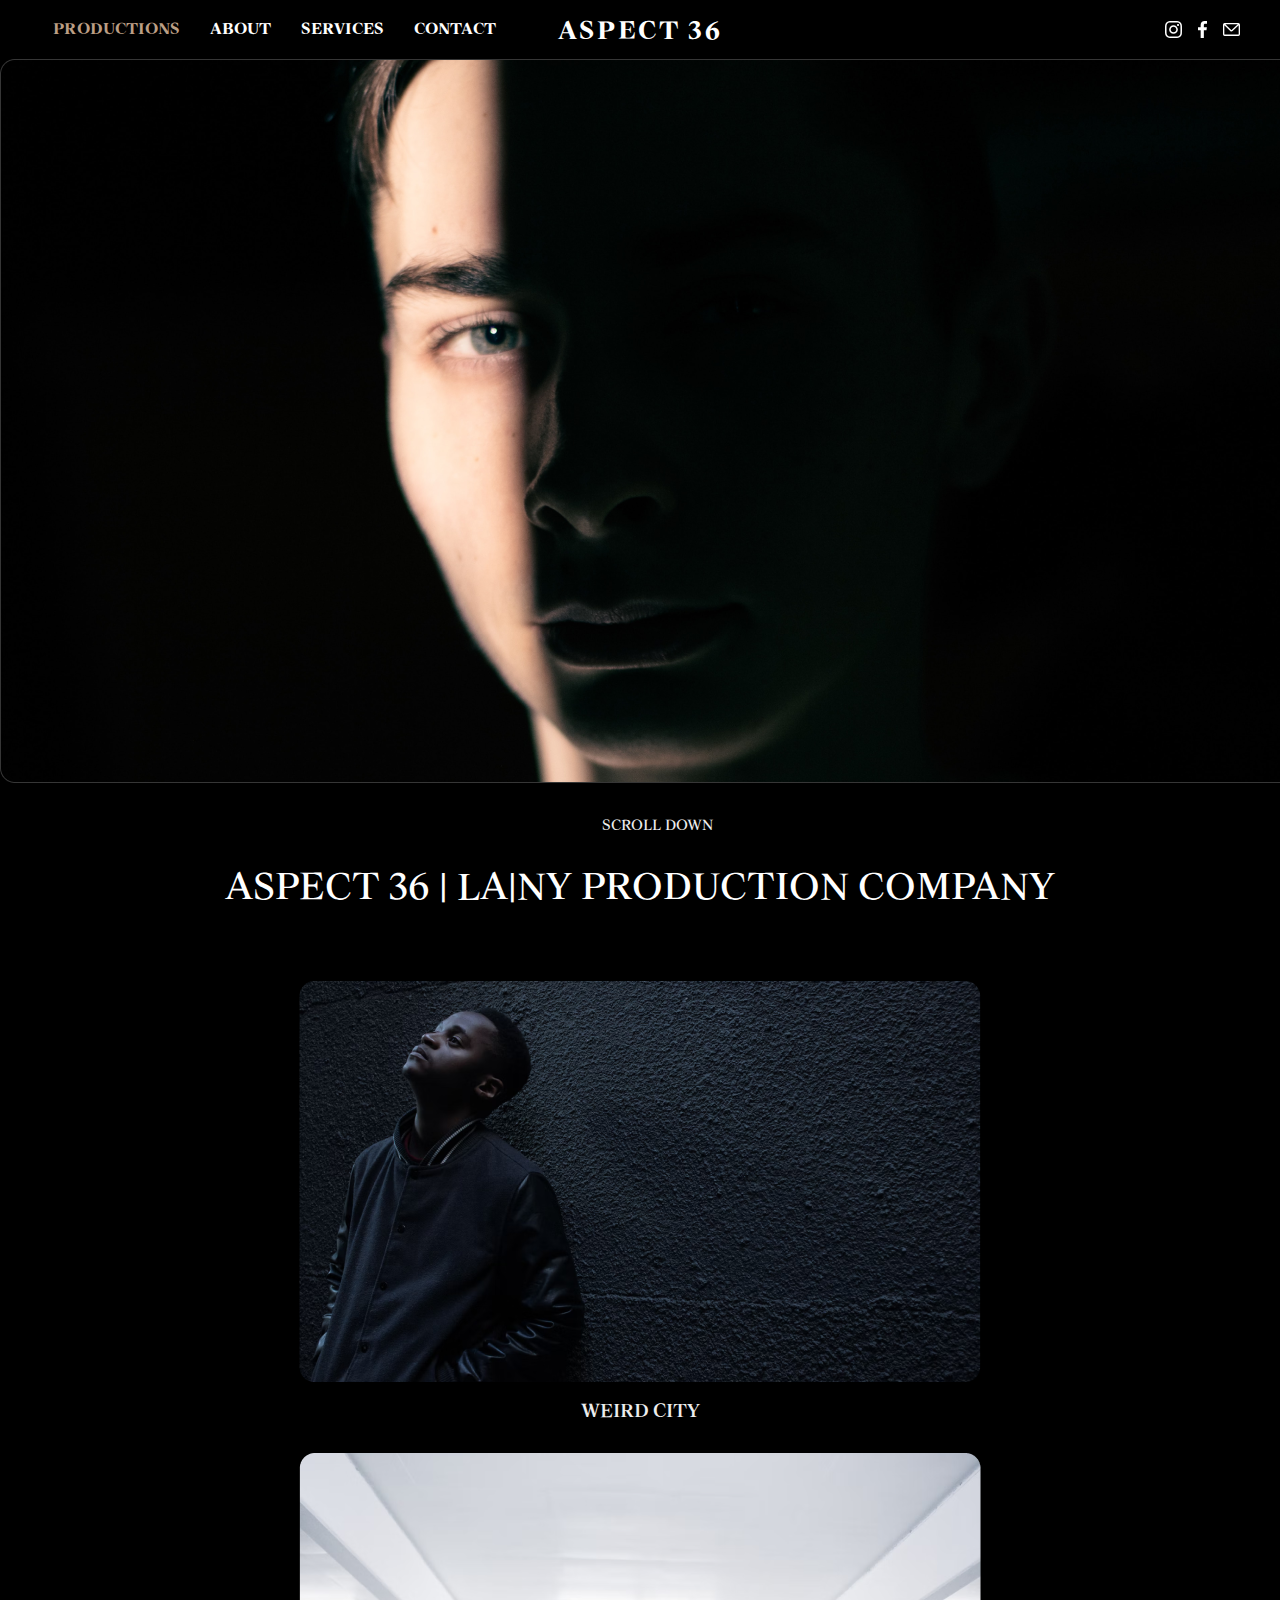
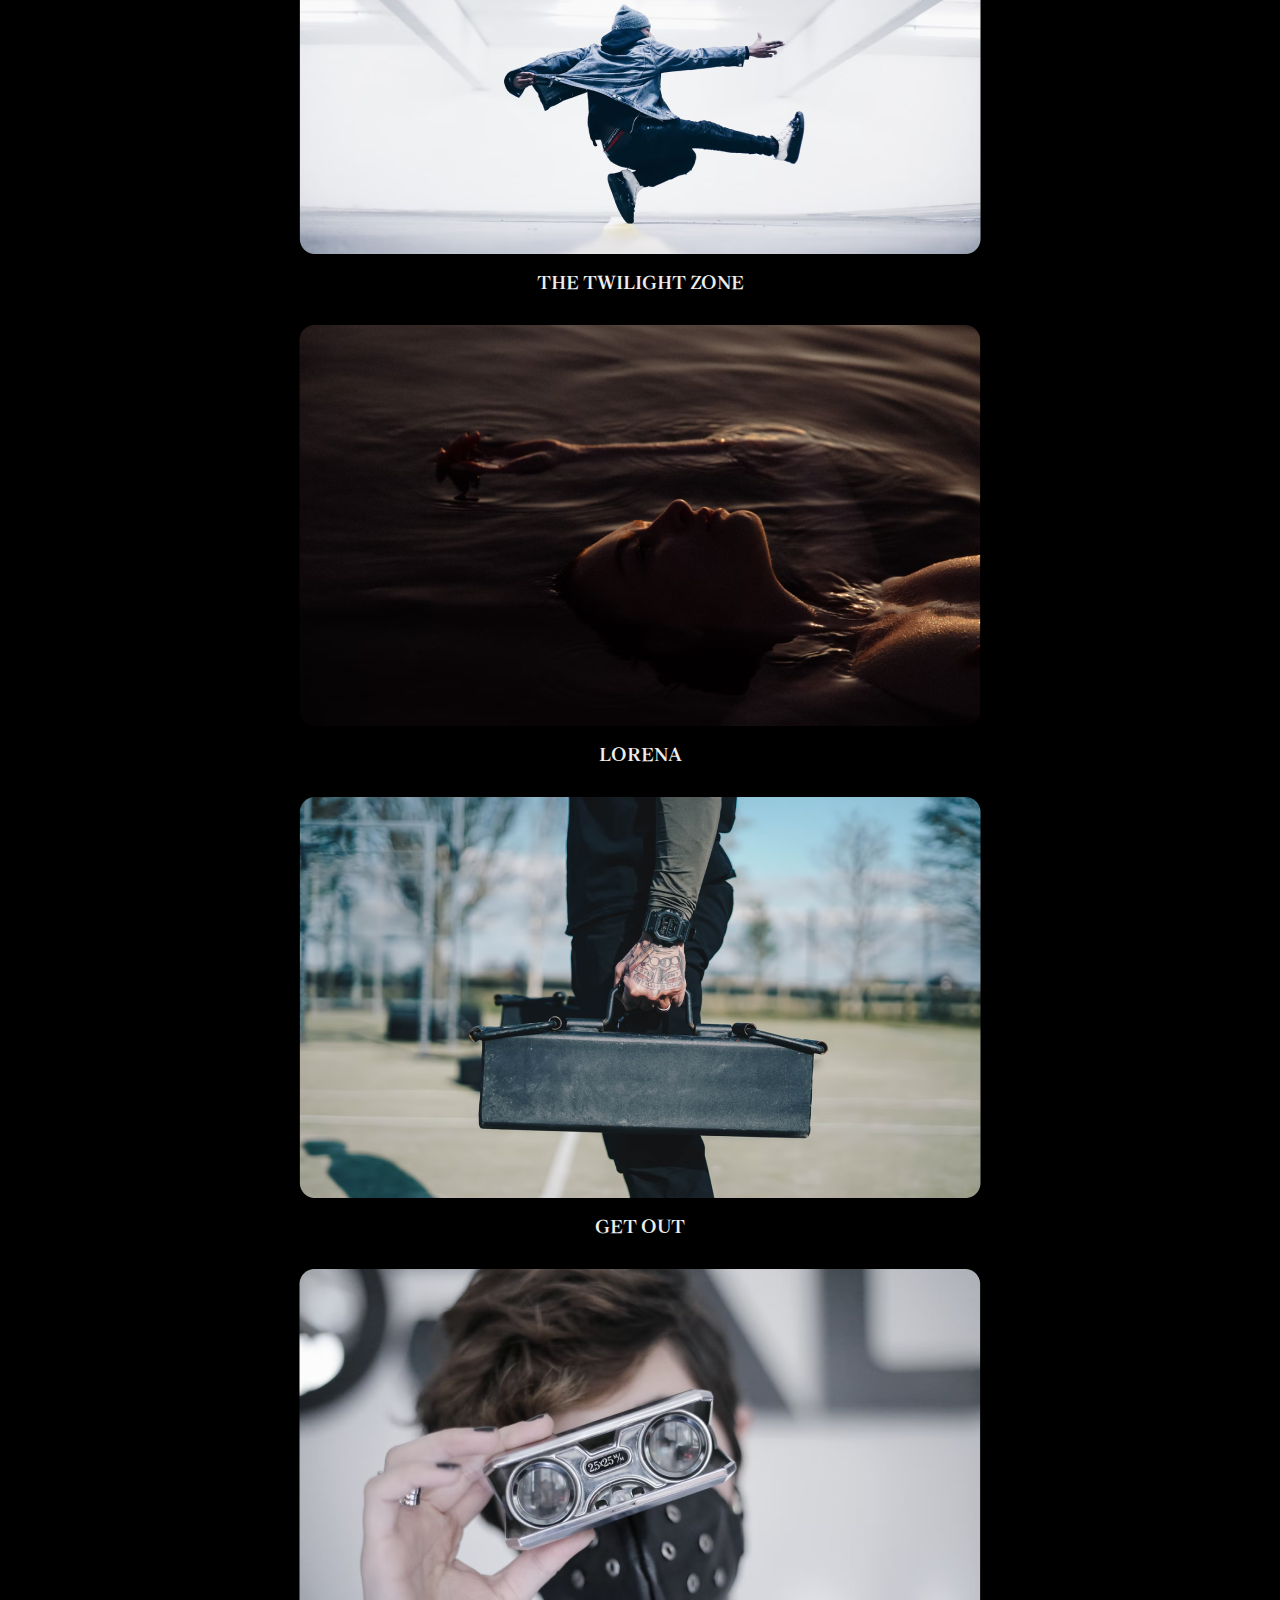
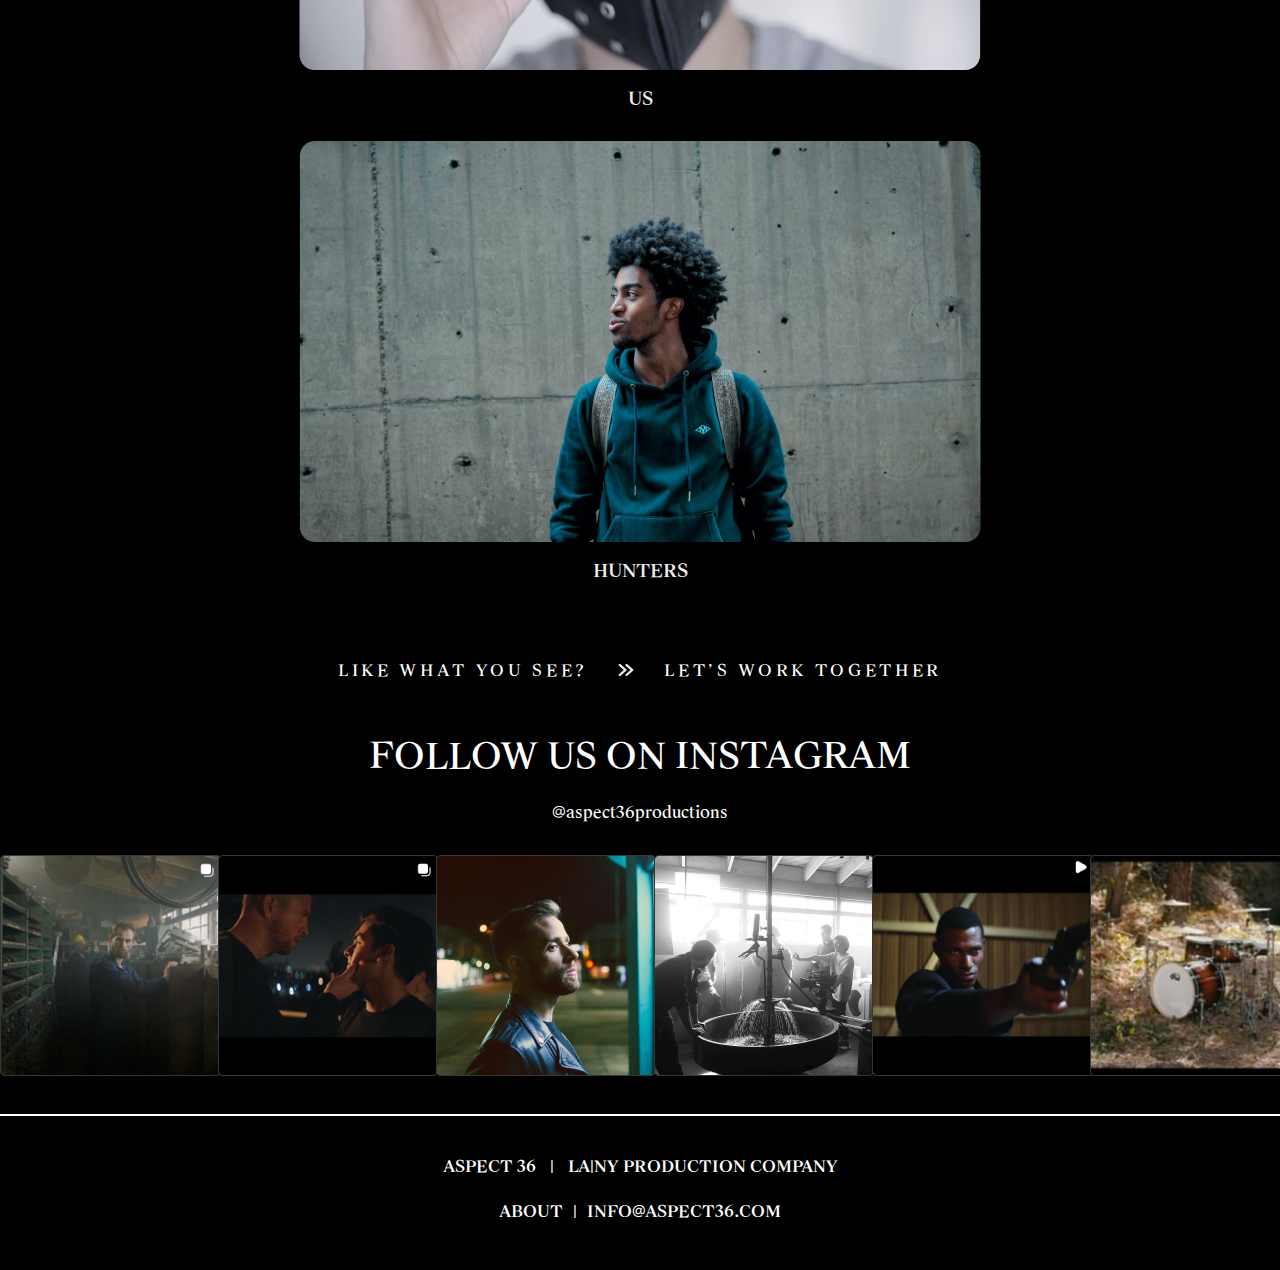
<file: index.html>
<!DOCTYPE html>
<html lang="en">
  <head>
    <meta charset="UTF-8" />
    <title>ASPECT 36 | Homepage</title>
    <link rel="stylesheet" href="css/components/common.css" />
    <link rel="stylesheet" href="css/components/header.css" />
    <link rel="stylesheet" href="css/components/footer.css" />
    <link rel="stylesheet" href="css/homepage.css" />

  </head>
  <body>
    <header class="header">
      <div class="nav">
        <ul>
          <li>
            <a href="index.html" class="active">Productions</a>
          </li>
          <li>
            <a href="about.html">About</a>
          </li>
          <li>
            <a href="services.html">Services</a>
          </li>
          <li>
            <a href="contact.html">Contact</a>
          </li>
        </ul>
      </div>
      <a href="#" class="logo">Aspect 36</a>
      <div class="icon">
        <a href="#">
          <svg
            width="17"
            height="17"
            viewBox="0 0 17 17"
            fill="none"
            xmlns="http://www.w3.org/2000/svg"
          >
            <path
              d="M5.66735 8.5C5.66735 6.93526 6.93554 5.66644 8.50034 5.66644C10.0651 5.66644 11.334 6.93526 11.334 8.5C11.334 10.0647 10.0651 11.3336 8.50034 11.3336C6.93554 11.3336 5.66735 10.0647 5.66735 8.5ZM4.13551 8.5C4.13551 10.9106 6.08962 12.8647 8.50034 12.8647C10.9111 12.8647 12.8652 10.9106 12.8652 8.5C12.8652 6.08938 10.9111 4.13534 8.50034 4.13534C6.08962 4.13534 4.13551 6.08938 4.13551 8.5ZM12.0179 3.96232C12.0179 4.52532 12.4745 4.98259 13.0382 4.98259C13.6012 4.98259 14.0585 4.52532 14.0585 3.96232C14.0585 3.39931 13.6019 2.94273 13.0382 2.94273C12.4745 2.94273 12.0179 3.39931 12.0179 3.96232ZM5.06588 15.4188C4.23713 15.381 3.7867 15.243 3.48734 15.1263C3.09047 14.9718 2.80759 14.7878 2.50959 14.4905C2.21229 14.1932 2.02759 13.9103 1.87378 13.5135C1.75706 13.2141 1.61905 12.7637 1.58128 11.935C1.54009 11.039 1.53185 10.7699 1.53185 8.5C1.53185 6.23013 1.54077 5.96167 1.58128 5.06498C1.61905 4.23627 1.75774 3.78655 1.87378 3.48651C2.02827 3.08966 2.21229 2.80679 2.50959 2.5088C2.8069 2.21151 3.08979 2.02682 3.48734 1.87302C3.7867 1.7563 4.23713 1.6183 5.06588 1.58053C5.96191 1.53934 6.23107 1.5311 8.50034 1.5311C10.7703 1.5311 11.0388 1.54002 11.9355 1.58053C12.7642 1.6183 13.214 1.75699 13.514 1.87302C13.9109 2.02682 14.1938 2.21151 14.4918 2.5088C14.7891 2.8061 14.9731 3.08966 15.1276 3.48651C15.2443 3.78586 15.3823 4.23627 15.4201 5.06498C15.4613 5.96167 15.4695 6.23013 15.4695 8.5C15.4695 10.7692 15.4613 11.0383 15.4201 11.935C15.3823 12.7637 15.2436 13.2141 15.1276 13.5135C14.9731 13.9103 14.7891 14.1932 14.4918 14.4905C14.1945 14.7878 13.9109 14.9718 13.514 15.1263C13.2147 15.243 12.7642 15.381 11.9355 15.4188C11.0395 15.46 10.7703 15.4682 8.50034 15.4682C6.23107 15.4682 5.96191 15.46 5.06588 15.4188ZM4.99584 0.0514943C4.09088 0.0926898 3.47292 0.236187 2.93255 0.446284C2.37364 0.663247 1.89987 0.954362 1.42679 1.42674C0.9544 1.89911 0.663274 2.37286 0.446302 2.93243C0.236197 3.47278 0.0926936 4.09071 0.0514964 4.99564C0.00961267 5.90194 0 6.19168 0 8.5C0 10.8083 0.00961267 11.0981 0.0514964 12.0044C0.0926936 12.9093 0.236197 13.5272 0.446302 14.0676C0.663274 14.6265 0.953714 15.1009 1.42679 15.5733C1.89919 16.0456 2.37296 16.3361 2.93255 16.5537C3.47361 16.7638 4.09088 16.9073 4.99584 16.9485C5.90286 16.9897 6.19193 17 8.50034 17C10.8094 17 11.0985 16.9904 12.0048 16.9485C12.9098 16.9073 13.5278 16.7638 14.0681 16.5537C14.627 16.3361 15.1008 16.0456 15.5739 15.5733C16.0463 15.1009 16.3367 14.6265 16.5544 14.0676C16.7645 13.5272 16.9087 12.9093 16.9492 12.0044C16.9904 11.0974 17 10.8083 17 8.5C17 6.19168 16.9904 5.90194 16.9492 4.99564C16.908 4.09071 16.7645 3.47278 16.5544 2.93243C16.3367 2.37355 16.0463 1.8998 15.5739 1.42674C15.1015 0.954362 14.627 0.663247 14.0688 0.446284C13.5278 0.236187 12.9098 0.0920032 12.0055 0.0514943C11.0992 0.0102989 10.8094 0 8.50103 0C6.19193 0 5.90286 0.00961228 4.99584 0.0514943Z"
              fill="white"
            />
          </svg>
        </a>
        <a href="#">
          <svg
            width="9"
            height="17"
            viewBox="0 0 9 17"
            fill="none"
            xmlns="http://www.w3.org/2000/svg"
          >
            <path
              d="M7.37151 2.82202H9V0.119025C8.21153 0.0385704 7.41929 -0.00115114 6.62656 2.53845e-05C4.27045 2.53845e-05 2.65929 1.41102 2.65929 3.99502V6.22202H0V9.24801H2.65929V17H5.84697V9.24801H8.49759L8.89605 6.22202H5.84697V4.29252C5.84697 3.40002 6.08951 2.82202 7.37151 2.82202Z"
              fill="white"
            />
          </svg>
        </a>
        <a href="#">
          <svg
            width="17"
            height="13"
            viewBox="0 0 17 13"
            fill="none"
            xmlns="http://www.w3.org/2000/svg"
          >
            <path
              d="M15.34 0.0166667L8.49667 0.0333333L1.65333 0H1.65C0.73 0 0 0.863334 0 1.94333V10.99C0 12.07 0.73 12.9333 1.65 12.9333H15.35C16.27 12.9333 17 12.07 17 10.99V1.94333C17 0.863334 16.2767 0.0166667 15.34 0.0166667ZM14.8033 1.35L8.69 6.94L8.66667 6.96L8.64667 6.98333C8.57333 7.06333 8.48667 7.07333 8.44 7.07333C8.39333 7.07333 8.30667 7.06 8.23667 6.97667L8.21667 6.95333L2.37333 1.32333L8.49667 1.36333L14.8033 1.35ZM15.35 11.6H1.65C1.53333 11.6 1.33333 11.38 1.33333 10.99V2.15667L7.25333 7.87667C7.55333 8.21 7.97667 8.40333 8.42667 8.41H8.44667C8.89 8.41 9.30333 8.22667 9.60667 7.90667L15.6733 2.35333V10.99C15.6667 11.38 15.4667 11.6 15.35 11.6Z"
              fill="white"
            />
          </svg>
        </a>
      </div>
    </header>
    <div class="main">
      <div class="main_header">
        <div class="main_header_image">
          <img src="images/homepage/stub.png" alt="#">
        </div>
        <div class="main_header-text">
          <svg width="14" height="14" viewBox="0 0 14 14" fill="none" xmlns="http://www.w3.org/2000/svg">
            <path d="M0.34598 7.79246C-0.115327 7.38241 -0.115327 6.71759 0.34598 6.30754C0.807287 5.89749 1.55521 5.89749 2.01652 6.30754L6.80625 10.5651L11.596 6.30754C12.0573 5.89749 12.8052 5.89749 13.2665 6.30754C13.7278 6.71759 13.7278 7.38241 13.2665 7.79246L7.64152 12.7925C7.18021 13.2025 6.43229 13.2025 5.97098 12.7925L0.34598 7.79246ZM0.34598 1.79246C-0.115327 1.38241 -0.115327 0.717588 0.34598 0.307538C0.807287 -0.102513 1.55521 -0.102513 2.01652 0.307538L6.80625 4.56508L11.596 0.307538C12.0573 -0.102513 12.8052 -0.102513 13.2665 0.307538C13.7278 0.717588 13.7278 1.38241 13.2665 1.79246L7.64152 6.79246C7.18021 7.20251 6.43229 7.20251 5.97098 6.79246L0.34598 1.79246Z" fill="white"/>
            </svg>
            Scroll Down            
        </div>
        <div class="main_header-title">
          Aspect 36   |   LA|NY Production Company
        </div>
      </div>
      <div class="main_container">
        <div class="main_container_cadrs">
          <div class="main_container_item">
            <div class="main_container_item-img">
              <img src="images/homepage/img-1.png" alt="">
            </div>
            <div class="main_container_text">WEIRD CITY</div>
          </div>
          <div class="main_container_item">
            <div class="main_container_item-img">
              <img src="images/homepage/img-2.png" alt="">
            </div>
            <div class="main_container_text">THE TWILIGHT ZONE</div>
          </div>
          <div class="main_container_item">
            <div class="main_container_item-img">
              <img src="images/homepage/img-3.png" alt="">
            </div>
            <div class="main_container_text">LORENA</div>
          </div>
          <div class="main_container_item">
            <div class="main_container_item-img">
              <img src="images/homepage/img-4.png" alt="">
            </div>
            <div class="main_container_text">GET OUT</div>
          </div>
          <div class="main_container_item">
            <div class="main_container_item-img">
              <img src="images/homepage/img-5.png" alt="">
            </div>
            <div class="main_container_text">US</div>
          </div>
          <div class="main_container_item">
            <div class="main_container_item-img">
              <img src="images/homepage/img-6.png" alt="">
            </div>
            <div class="main_container_text">HUNTERS</div>
          </div>
        </div>
      </div>
      <div class="main_footer">
        <div class="main_footer-text">Like what you see?<svg width="16" height="13" viewBox="0 0 16 13" fill="none" xmlns="http://www.w3.org/2000/svg">
          <path d="M9.39152 12.6925C8.93021 13.1025 8.18229 13.1025 7.72098 12.6925C7.25967 12.2824 7.25967 11.6176 7.72098 11.2075L12.5107 6.95L7.72098 2.69246C7.25967 2.28241 7.25967 1.61759 7.72098 1.20754C8.18229 0.797487 8.93021 0.797487 9.39152 1.20754L15.0165 6.20754C15.4778 6.61759 15.4778 7.28241 15.0165 7.69246L9.39152 12.6925ZM2.64152 12.6925C2.18021 13.1025 1.43229 13.1025 0.97098 12.6925C0.509673 12.2824 0.509673 11.6176 0.97098 11.2075L5.76071 6.95L0.97098 2.69246C0.509673 2.28241 0.509673 1.61759 0.97098 1.20754C1.43229 0.797487 2.18021 0.797487 2.64152 1.20754L8.26652 6.20754C8.72783 6.61759 8.72783 7.28241 8.26652 7.69246L2.64152 12.6925Z" fill="#EDEDED"/>
          </svg>Let’s work together
          </div>
        <div class="main_footer-title">FOLLOW US ON INSTAGRAM</div>
          <div class="main_footer-email">
            @aspect36productions
          </div>
      </div>
      <div class="main_footer_image">
        <div class="main_footer_img">
          <img src="images/footerpage/Rectangle 3.png">
        </div>  
        <div class="main_footer_img">
          <img src="images/footerpage/Rectangle 7.png">
        </div>  
        <div class="main_footer_img">
          <img src="images/footerpage/Rectangle 8.png">
        </div>  
        <div class="main_footer_img">
          <img src="images/footerpage/Rectangle 4.png">
        </div>  
        <div class="main_footer_img">
          <img src="images/footerpage/Rectangle 5.png">
        </div>  
        <div class="main_footer_img">
          <img src="images/footerpage/Rectangle 6.png">
        </div>  
      </div>
    </div>
    <footer class="footer">
      <div class="footer_block">
        <div class="footer_text">
          <a href="#" class="footer_logo"><p>Aspect 36 </a><span>|<a href="#" class="footer_logo"></span> LA|NY PRODUCTION COMPANY</p></a>
          <a href="#" class="footer_logo"><p>About</a><span>|<a href="#" class="footer_logo"></span>info@aspect36.com</p></a>
        </div>
      </div>
    </footer>
    <script src="js/index.js"></script>
  </body>
</html>
</file>
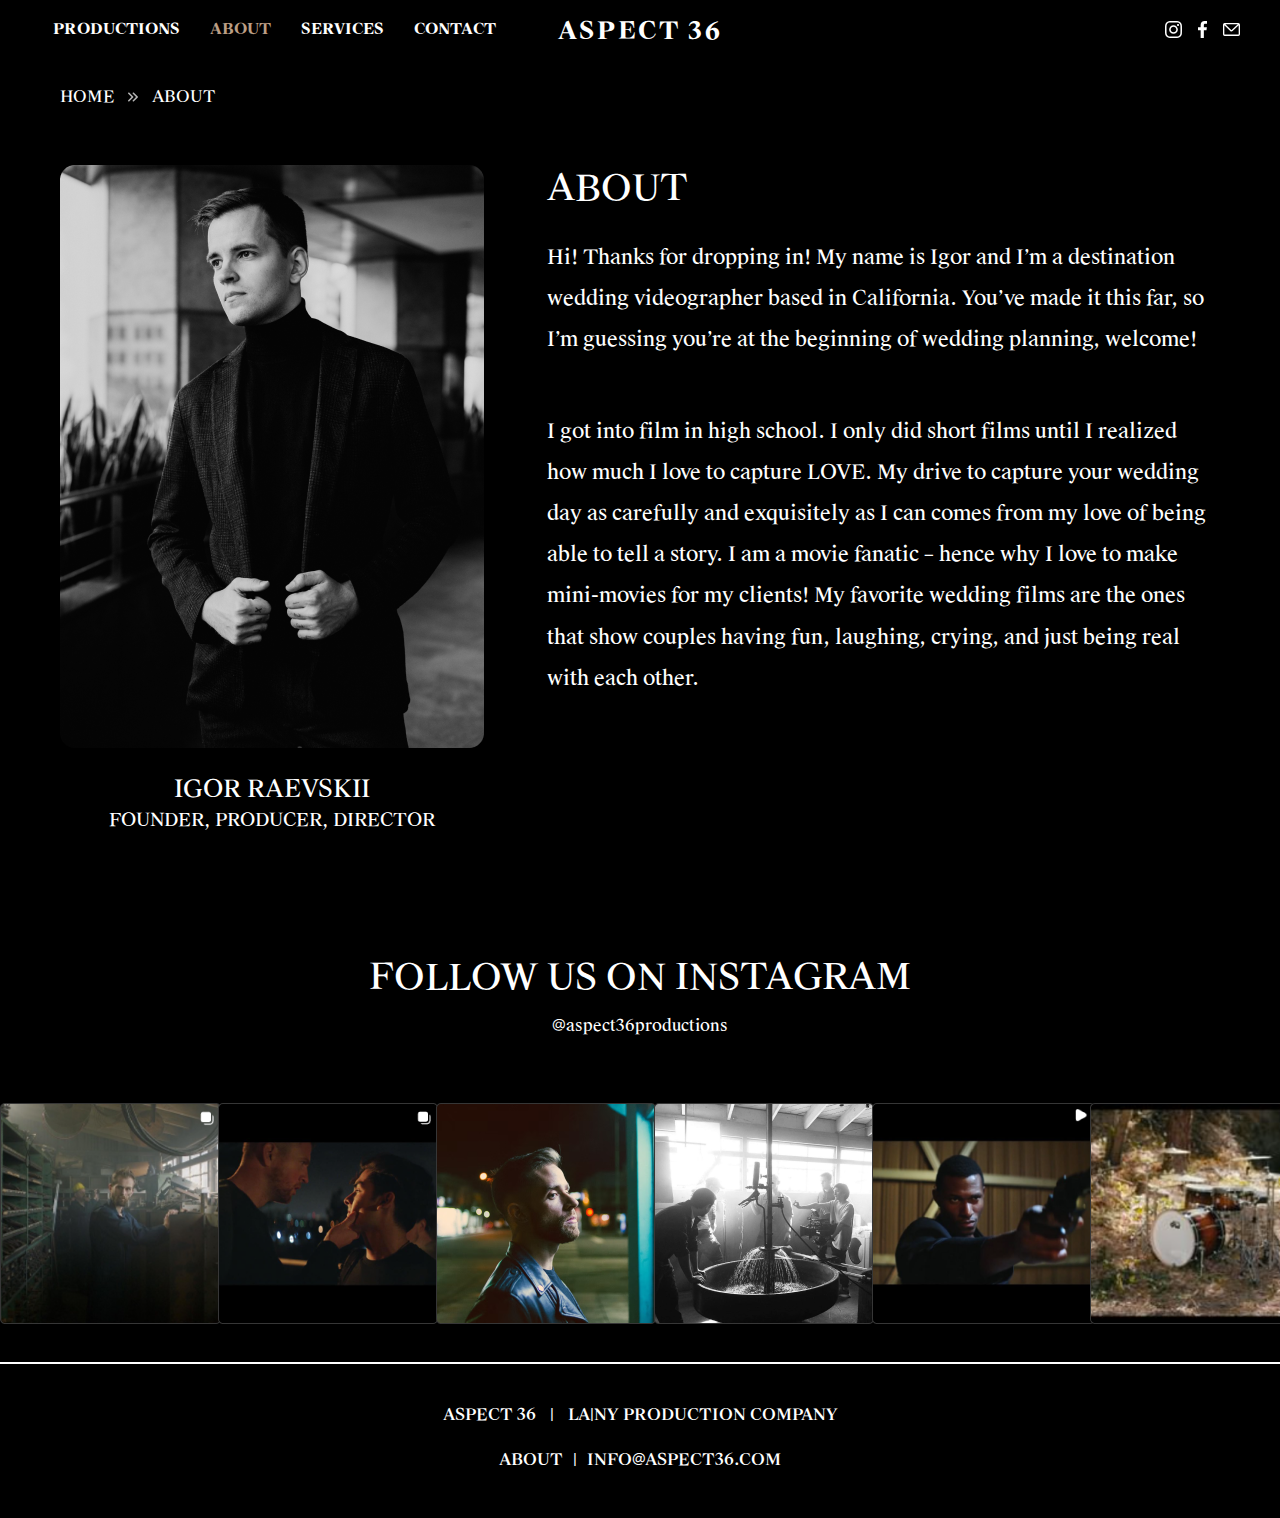
<file: about.html>
<!DOCTYPE html>
<html lang="en">
  <head>
    <meta charset="UTF-8" />
    <title>ASPECT 36 | About</title>
    <link rel="stylesheet" href="css/components/common.css" />
    <link rel="stylesheet" href="css/components/header.css" />
    <link rel="stylesheet" href="css/components/footer.css" />
    <link rel="stylesheet" href="css/about.css" />
  </head>
  <body>
    <header class="header">
      <div class="nav">
        <ul>
          <li>
            <a href="index.html" >Productions</a>
          </li>
          <li>
            <a href="about.html" class="active">About</a>
          </li>
          <li>
            <a href="services.html">Services</a>
          </li>
          <li>
            <a href="contact.html">Contact</a>
          </li>
        </ul>
      </div>
      <a href="#" class="logo">Aspect 36</a>
      <div class="icon">
        <a href="#">
          <svg
            width="17"
            height="17"
            viewBox="0 0 17 17"
            fill="none"
            xmlns="http://www.w3.org/2000/svg"
          >
            <path
              d="M5.66735 8.5C5.66735 6.93526 6.93554 5.66644 8.50034 5.66644C10.0651 5.66644 11.334 6.93526 11.334 8.5C11.334 10.0647 10.0651 11.3336 8.50034 11.3336C6.93554 11.3336 5.66735 10.0647 5.66735 8.5ZM4.13551 8.5C4.13551 10.9106 6.08962 12.8647 8.50034 12.8647C10.9111 12.8647 12.8652 10.9106 12.8652 8.5C12.8652 6.08938 10.9111 4.13534 8.50034 4.13534C6.08962 4.13534 4.13551 6.08938 4.13551 8.5ZM12.0179 3.96232C12.0179 4.52532 12.4745 4.98259 13.0382 4.98259C13.6012 4.98259 14.0585 4.52532 14.0585 3.96232C14.0585 3.39931 13.6019 2.94273 13.0382 2.94273C12.4745 2.94273 12.0179 3.39931 12.0179 3.96232ZM5.06588 15.4188C4.23713 15.381 3.7867 15.243 3.48734 15.1263C3.09047 14.9718 2.80759 14.7878 2.50959 14.4905C2.21229 14.1932 2.02759 13.9103 1.87378 13.5135C1.75706 13.2141 1.61905 12.7637 1.58128 11.935C1.54009 11.039 1.53185 10.7699 1.53185 8.5C1.53185 6.23013 1.54077 5.96167 1.58128 5.06498C1.61905 4.23627 1.75774 3.78655 1.87378 3.48651C2.02827 3.08966 2.21229 2.80679 2.50959 2.5088C2.8069 2.21151 3.08979 2.02682 3.48734 1.87302C3.7867 1.7563 4.23713 1.6183 5.06588 1.58053C5.96191 1.53934 6.23107 1.5311 8.50034 1.5311C10.7703 1.5311 11.0388 1.54002 11.9355 1.58053C12.7642 1.6183 13.214 1.75699 13.514 1.87302C13.9109 2.02682 14.1938 2.21151 14.4918 2.5088C14.7891 2.8061 14.9731 3.08966 15.1276 3.48651C15.2443 3.78586 15.3823 4.23627 15.4201 5.06498C15.4613 5.96167 15.4695 6.23013 15.4695 8.5C15.4695 10.7692 15.4613 11.0383 15.4201 11.935C15.3823 12.7637 15.2436 13.2141 15.1276 13.5135C14.9731 13.9103 14.7891 14.1932 14.4918 14.4905C14.1945 14.7878 13.9109 14.9718 13.514 15.1263C13.2147 15.243 12.7642 15.381 11.9355 15.4188C11.0395 15.46 10.7703 15.4682 8.50034 15.4682C6.23107 15.4682 5.96191 15.46 5.06588 15.4188ZM4.99584 0.0514943C4.09088 0.0926898 3.47292 0.236187 2.93255 0.446284C2.37364 0.663247 1.89987 0.954362 1.42679 1.42674C0.9544 1.89911 0.663274 2.37286 0.446302 2.93243C0.236197 3.47278 0.0926936 4.09071 0.0514964 4.99564C0.00961267 5.90194 0 6.19168 0 8.5C0 10.8083 0.00961267 11.0981 0.0514964 12.0044C0.0926936 12.9093 0.236197 13.5272 0.446302 14.0676C0.663274 14.6265 0.953714 15.1009 1.42679 15.5733C1.89919 16.0456 2.37296 16.3361 2.93255 16.5537C3.47361 16.7638 4.09088 16.9073 4.99584 16.9485C5.90286 16.9897 6.19193 17 8.50034 17C10.8094 17 11.0985 16.9904 12.0048 16.9485C12.9098 16.9073 13.5278 16.7638 14.0681 16.5537C14.627 16.3361 15.1008 16.0456 15.5739 15.5733C16.0463 15.1009 16.3367 14.6265 16.5544 14.0676C16.7645 13.5272 16.9087 12.9093 16.9492 12.0044C16.9904 11.0974 17 10.8083 17 8.5C17 6.19168 16.9904 5.90194 16.9492 4.99564C16.908 4.09071 16.7645 3.47278 16.5544 2.93243C16.3367 2.37355 16.0463 1.8998 15.5739 1.42674C15.1015 0.954362 14.627 0.663247 14.0688 0.446284C13.5278 0.236187 12.9098 0.0920032 12.0055 0.0514943C11.0992 0.0102989 10.8094 0 8.50103 0C6.19193 0 5.90286 0.00961228 4.99584 0.0514943Z"
              fill="white"
            />
          </svg>
        </a>
        <a href="#">
          <svg
            width="9"
            height="17"
            viewBox="0 0 9 17"
            fill="none"
            xmlns="http://www.w3.org/2000/svg"
          >
            <path
              d="M7.37151 2.82202H9V0.119025C8.21153 0.0385704 7.41929 -0.00115114 6.62656 2.53845e-05C4.27045 2.53845e-05 2.65929 1.41102 2.65929 3.99502V6.22202H0V9.24801H2.65929V17H5.84697V9.24801H8.49759L8.89605 6.22202H5.84697V4.29252C5.84697 3.40002 6.08951 2.82202 7.37151 2.82202Z"
              fill="white"
            />
          </svg>
        </a>
        <a href="#">
          <svg
            width="17"
            height="13"
            viewBox="0 0 17 13"
            fill="none"
            xmlns="http://www.w3.org/2000/svg"
          >
            <path
              d="M15.34 0.0166667L8.49667 0.0333333L1.65333 0H1.65C0.73 0 0 0.863334 0 1.94333V10.99C0 12.07 0.73 12.9333 1.65 12.9333H15.35C16.27 12.9333 17 12.07 17 10.99V1.94333C17 0.863334 16.2767 0.0166667 15.34 0.0166667ZM14.8033 1.35L8.69 6.94L8.66667 6.96L8.64667 6.98333C8.57333 7.06333 8.48667 7.07333 8.44 7.07333C8.39333 7.07333 8.30667 7.06 8.23667 6.97667L8.21667 6.95333L2.37333 1.32333L8.49667 1.36333L14.8033 1.35ZM15.35 11.6H1.65C1.53333 11.6 1.33333 11.38 1.33333 10.99V2.15667L7.25333 7.87667C7.55333 8.21 7.97667 8.40333 8.42667 8.41H8.44667C8.89 8.41 9.30333 8.22667 9.60667 7.90667L15.6733 2.35333V10.99C15.6667 11.38 15.4667 11.6 15.35 11.6Z"
              fill="white"
            />
          </svg>
        </a>
      </div>
    </header>
    <div class="about">
      <div class="about_direction">home <svg width="10" height="10" viewBox="0 0 10 10" fill="none" xmlns="http://www.w3.org/2000/svg">
        <path d="M5.94844 9.27125C5.63543 9.57625 5.12793 9.57625 4.81491 9.27125C4.5019 8.96626 4.5019 8.47176 4.81491 8.16676L8.06494 5L4.81491 1.83324C4.5019 1.52824 4.5019 1.03374 4.81491 0.728747C5.12793 0.423751 5.63543 0.423751 5.94844 0.728747L9.76524 4.44775C10.0783 4.75275 10.0783 5.24725 9.76524 5.55224L5.94844 9.27125ZM1.36829 9.27125C1.05528 9.57625 0.547777 9.57625 0.234762 9.27125C-0.0782539 8.96626 -0.078254 8.47176 0.234762 8.16676L3.48479 5L0.234761 1.83324C-0.0782543 1.52824 -0.0782543 1.03374 0.234761 0.728747C0.547777 0.423751 1.05528 0.423751 1.36829 0.728747L5.18509 4.44776C5.4981 4.75275 5.4981 5.24725 5.18509 5.55224L1.36829 9.27125Z" fill="#B4B4B4"/>
        </svg>
        about
       </div>
       <div class="about_container">
        <div class="about_item">
          <div class="about_item_image">
          <img src="images/about/Rectangle 1.png" alt="#"></div>
          <div class="about_name">Igor Raevskii</div>
          <div class="about_text">Founder,  Producer,  Director</div>
        </div>
        <div class="about_body">
          <div class="about_body_title">About</div>
          <div class="about_body-text"><p> Hi! Thanks for dropping in! My name is Igor and I’m a destination wedding videographer based in California.
            You’ve made it this far, so I’m guessing you’re at the beginning of wedding planning, welcome!</p>
            
           <p> I got into film in high school. I only did short films until I realized how much I love to capture LOVE. My drive to capture your wedding day as carefully and exquisitely as I can comes from my love of being able to tell a story. I am a movie fanatic – hence why I love to make mini-movies for my clients! My favorite wedding films are the ones that show couples having fun, laughing, crying, and just being real with each other.</p>
            </div>
        </div>
       </div>
       <div class="main_footer">
        <div class="main_footer-title">FOLLOW US ON INSTAGRAM</div>
          <div class="main_footer-email">
            @aspect36productions
          </div>
      </div>
      <div class="main_footer_image">
        <div class="main_footer_img">
          <img src="images/footerpage/Rectangle 3.png">
        </div>  
        <div class="main_footer_img">
          <img src="images/footerpage/Rectangle 7.png">
        </div>  
        <div class="main_footer_img">
          <img src="images/footerpage/Rectangle 8.png">
        </div>  
        <div class="main_footer_img">
          <img src="images/footerpage/Rectangle 4.png">
        </div>  
        <div class="main_footer_img">
          <img src="images/footerpage/Rectangle 5.png">
        </div>  
        <div class="main_footer_img">
          <img src="images/footerpage/Rectangle 6.png">
        </div>  
      </div>
    </div>
    <footer class="footer">
    <div class="footer_block">
        <div class="footer_text">
          <a href="#" class="footer_logo"><p>Aspect 36 </a><span>|<a href="#" class="footer_logo"></span> LA|NY PRODUCTION COMPANY</p></a>
          <a href="#" class="footer_logo"><p>About</a><span>|<a href="#" class="footer_logo"></span>info@aspect36.com</p></a>
        </div>
      </div>
    </footer>
    <script src="js/index.js"></script>
  </body>
</html>
</file>
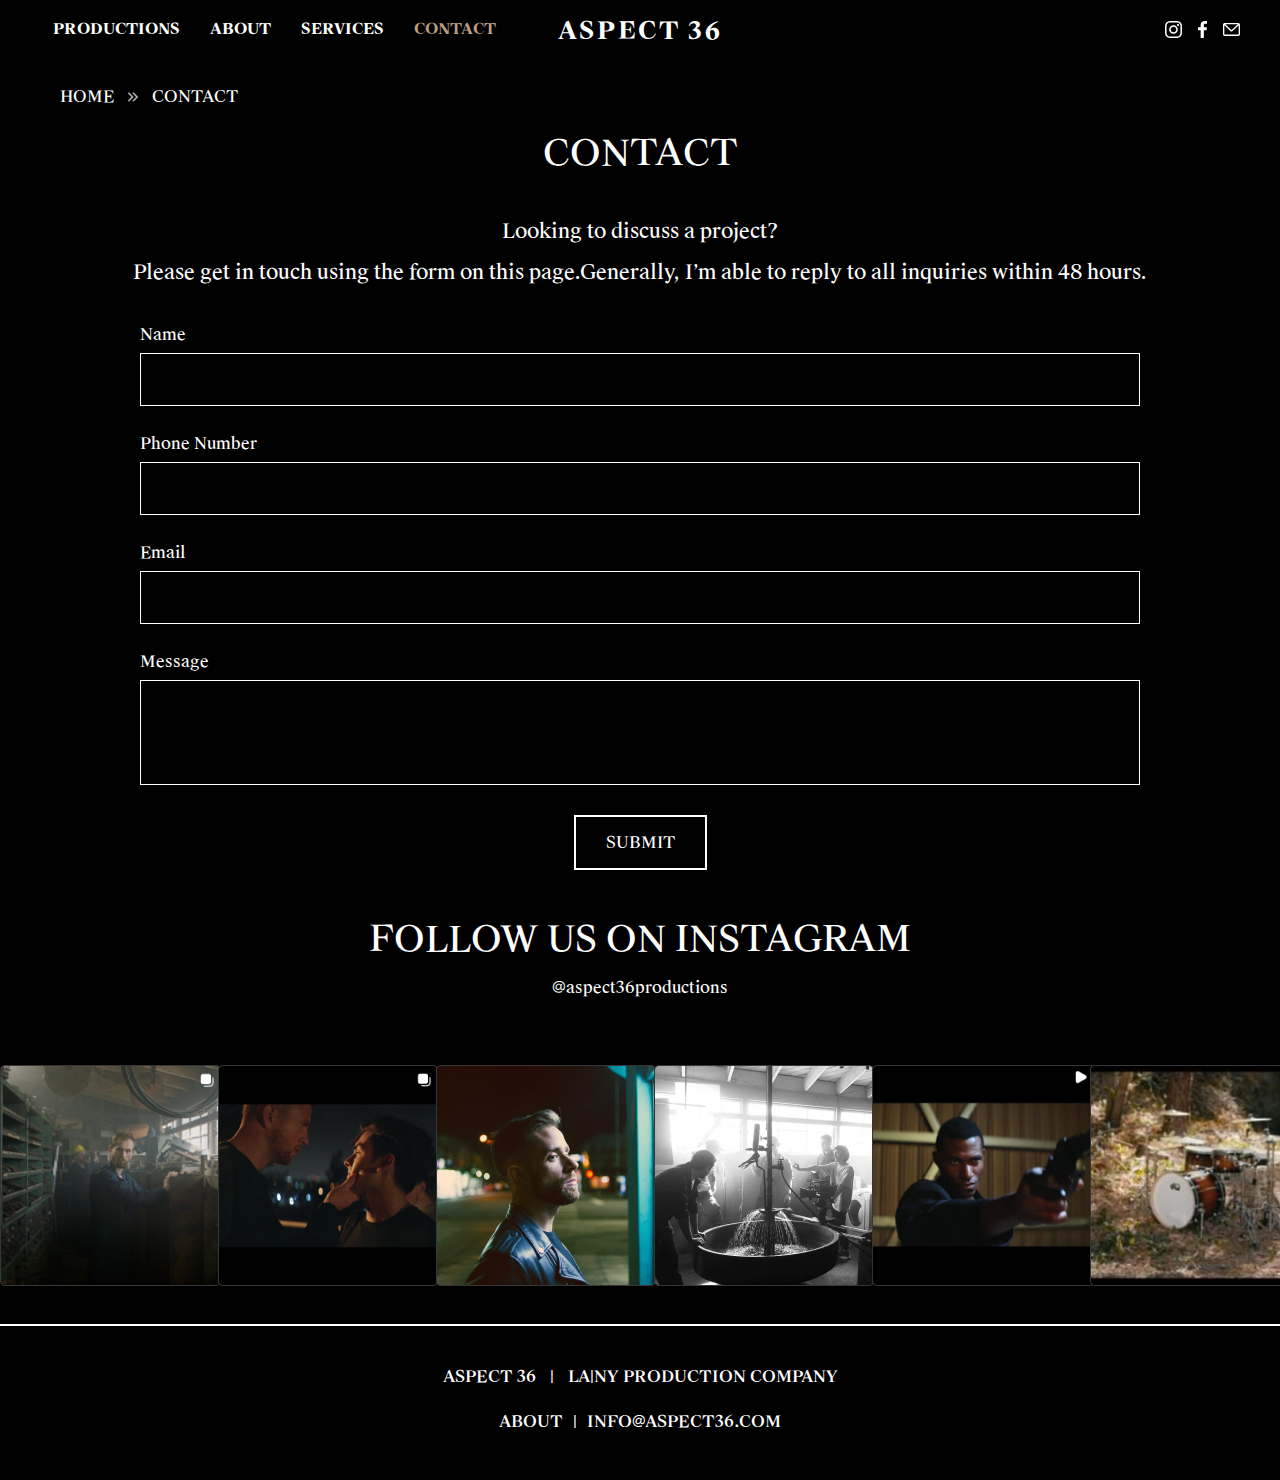
<file: contact.html>
<!DOCTYPE html>
<html lang="en">
  <head>
    <meta charset="UTF-8" />
    <title>ASPECT 36 | Contact</title>
    <link rel="stylesheet" href="css/components/common.css" />
    <link rel="stylesheet" href="css/components/header.css" />
    <link rel="stylesheet" href="css/components/footer.css" />
    <link rel="stylesheet" href="css/services.css" />
    <link rel="stylesheet" href="css/form.css" />

  </head>
  <body>
    <header class="header">
      <div class="nav">
        <ul>
          <li>
            <a href="index.html">Productions</a>
          </li>
          <li>
            <a href="about.html">About</a>
          </li>
          <li>
            <a href="services.html">Services</a>
          </li>
          <li>
            <a href="contact.html" class="active">Contact</a>
          </li>
        </ul>
      </div>
      <a href="#" class="logo">Aspect 36</a>
      <div class="icon">
        <a href="#">
          <svg
            width="17"
            height="17"
            viewBox="0 0 17 17"
            fill="none"
            xmlns="http://www.w3.org/2000/svg"
          >
            <path
              d="M5.66735 8.5C5.66735 6.93526 6.93554 5.66644 8.50034 5.66644C10.0651 5.66644 11.334 6.93526 11.334 8.5C11.334 10.0647 10.0651 11.3336 8.50034 11.3336C6.93554 11.3336 5.66735 10.0647 5.66735 8.5ZM4.13551 8.5C4.13551 10.9106 6.08962 12.8647 8.50034 12.8647C10.9111 12.8647 12.8652 10.9106 12.8652 8.5C12.8652 6.08938 10.9111 4.13534 8.50034 4.13534C6.08962 4.13534 4.13551 6.08938 4.13551 8.5ZM12.0179 3.96232C12.0179 4.52532 12.4745 4.98259 13.0382 4.98259C13.6012 4.98259 14.0585 4.52532 14.0585 3.96232C14.0585 3.39931 13.6019 2.94273 13.0382 2.94273C12.4745 2.94273 12.0179 3.39931 12.0179 3.96232ZM5.06588 15.4188C4.23713 15.381 3.7867 15.243 3.48734 15.1263C3.09047 14.9718 2.80759 14.7878 2.50959 14.4905C2.21229 14.1932 2.02759 13.9103 1.87378 13.5135C1.75706 13.2141 1.61905 12.7637 1.58128 11.935C1.54009 11.039 1.53185 10.7699 1.53185 8.5C1.53185 6.23013 1.54077 5.96167 1.58128 5.06498C1.61905 4.23627 1.75774 3.78655 1.87378 3.48651C2.02827 3.08966 2.21229 2.80679 2.50959 2.5088C2.8069 2.21151 3.08979 2.02682 3.48734 1.87302C3.7867 1.7563 4.23713 1.6183 5.06588 1.58053C5.96191 1.53934 6.23107 1.5311 8.50034 1.5311C10.7703 1.5311 11.0388 1.54002 11.9355 1.58053C12.7642 1.6183 13.214 1.75699 13.514 1.87302C13.9109 2.02682 14.1938 2.21151 14.4918 2.5088C14.7891 2.8061 14.9731 3.08966 15.1276 3.48651C15.2443 3.78586 15.3823 4.23627 15.4201 5.06498C15.4613 5.96167 15.4695 6.23013 15.4695 8.5C15.4695 10.7692 15.4613 11.0383 15.4201 11.935C15.3823 12.7637 15.2436 13.2141 15.1276 13.5135C14.9731 13.9103 14.7891 14.1932 14.4918 14.4905C14.1945 14.7878 13.9109 14.9718 13.514 15.1263C13.2147 15.243 12.7642 15.381 11.9355 15.4188C11.0395 15.46 10.7703 15.4682 8.50034 15.4682C6.23107 15.4682 5.96191 15.46 5.06588 15.4188ZM4.99584 0.0514943C4.09088 0.0926898 3.47292 0.236187 2.93255 0.446284C2.37364 0.663247 1.89987 0.954362 1.42679 1.42674C0.9544 1.89911 0.663274 2.37286 0.446302 2.93243C0.236197 3.47278 0.0926936 4.09071 0.0514964 4.99564C0.00961267 5.90194 0 6.19168 0 8.5C0 10.8083 0.00961267 11.0981 0.0514964 12.0044C0.0926936 12.9093 0.236197 13.5272 0.446302 14.0676C0.663274 14.6265 0.953714 15.1009 1.42679 15.5733C1.89919 16.0456 2.37296 16.3361 2.93255 16.5537C3.47361 16.7638 4.09088 16.9073 4.99584 16.9485C5.90286 16.9897 6.19193 17 8.50034 17C10.8094 17 11.0985 16.9904 12.0048 16.9485C12.9098 16.9073 13.5278 16.7638 14.0681 16.5537C14.627 16.3361 15.1008 16.0456 15.5739 15.5733C16.0463 15.1009 16.3367 14.6265 16.5544 14.0676C16.7645 13.5272 16.9087 12.9093 16.9492 12.0044C16.9904 11.0974 17 10.8083 17 8.5C17 6.19168 16.9904 5.90194 16.9492 4.99564C16.908 4.09071 16.7645 3.47278 16.5544 2.93243C16.3367 2.37355 16.0463 1.8998 15.5739 1.42674C15.1015 0.954362 14.627 0.663247 14.0688 0.446284C13.5278 0.236187 12.9098 0.0920032 12.0055 0.0514943C11.0992 0.0102989 10.8094 0 8.50103 0C6.19193 0 5.90286 0.00961228 4.99584 0.0514943Z"
              fill="white"
            />
          </svg>
        </a>
        <a href="#">
          <svg
            width="9"
            height="17"
            viewBox="0 0 9 17"
            fill="none"
            xmlns="http://www.w3.org/2000/svg"
          >
            <path
              d="M7.37151 2.82202H9V0.119025C8.21153 0.0385704 7.41929 -0.00115114 6.62656 2.53845e-05C4.27045 2.53845e-05 2.65929 1.41102 2.65929 3.99502V6.22202H0V9.24801H2.65929V17H5.84697V9.24801H8.49759L8.89605 6.22202H5.84697V4.29252C5.84697 3.40002 6.08951 2.82202 7.37151 2.82202Z"
              fill="white"
            />
          </svg>
        </a>
        <a href="#">
          <svg
            width="17"
            height="13"
            viewBox="0 0 17 13"
            fill="none"
            xmlns="http://www.w3.org/2000/svg"
          >
            <path
              d="M15.34 0.0166667L8.49667 0.0333333L1.65333 0H1.65C0.73 0 0 0.863334 0 1.94333V10.99C0 12.07 0.73 12.9333 1.65 12.9333H15.35C16.27 12.9333 17 12.07 17 10.99V1.94333C17 0.863334 16.2767 0.0166667 15.34 0.0166667ZM14.8033 1.35L8.69 6.94L8.66667 6.96L8.64667 6.98333C8.57333 7.06333 8.48667 7.07333 8.44 7.07333C8.39333 7.07333 8.30667 7.06 8.23667 6.97667L8.21667 6.95333L2.37333 1.32333L8.49667 1.36333L14.8033 1.35ZM15.35 11.6H1.65C1.53333 11.6 1.33333 11.38 1.33333 10.99V2.15667L7.25333 7.87667C7.55333 8.21 7.97667 8.40333 8.42667 8.41H8.44667C8.89 8.41 9.30333 8.22667 9.60667 7.90667L15.6733 2.35333V10.99C15.6667 11.38 15.4667 11.6 15.35 11.6Z"
              fill="white"
            />
          </svg>
        </a>
      </div>
    </header>
    <div class="contact">
      <div class="contact_direction"> home <svg width="10" height="10" viewBox="0   0  10 10" fill="none" xmlns="http://www.w3.org/2000/svg">
        <path d="M5.94844 9.27125C5.63543 9.57625 5.12793 9.57625 4.81491 9.27125C4.5019 8.96626 4.5019 8.47176 4.81491 8.16676L8.06494 5L4.81491 1.83324C4.5019 1.52824 4.5019 1.03374 4.81491 0.728747C5.12793 0.423751 5.63543 0.423751 5.94844 0.728747L9.76524 4.44775C10.0783 4.75275 10.0783 5.24725 9.76524 5.55224L5.94844 9.27125ZM1.36829 9.27125C1.05528 9.57625 0.547777 9.57625 0.234762 9.27125C-0.0782539 8.96626 -0.078254 8.47176 0.234762 8.16676L3.48479 5L0.234761 1.83324C-0.0782543 1.52824 -0.0782543 1.03374 0.234761 0.728747C0.547777 0.423751 1.05528 0.423751 1.36829 0.728747L5.18509 4.44776C5.4981 4.75275 5.4981 5.24725 5.18509 5.55224L1.36829 9.27125Z" fill="#B4B4B4"/>
        </svg>
        contact
      </div>
      <div class="contact_header">
        <div class="contact_header-title">contact</div>
        <div class="contact_header-text"><p> Looking to discuss a project? </p>
          <p> Please get in touch using the form on this page.Generally, I’m able to reply to all inquiries within 48 hours.</div></p>
        </div>
      </div>
      <div class="contact_container">
        <div class="contact-form">
          <div class="contact-form-text">Name</div>
          <div class="contact-form-form">
            <input class ="input"type="text">
          </div>
        </div>
        <div class="contact-form">
          <div class="contact-form-text">Phone Number</div>
          <div class="contact-form-form">
            <input class ="input"type="tel">
          </div>
        </div>
        <div class="contact-form">
          <div class="contact-form-text">Email</div>
          <div class="contact-form-form">
            <input class ="input"type="text">
          </div>
        </div>
        <div class="contact-form">
          <div class="contact-form-text">Message</div>
          <div class="contact-form-form">
            <input class ="input-msg"type="text">
          </div>
        </div>
        <div><a href="#" class="contact-button">submit</a></div>
      </div>
      <div class="main_footer">
        <div class="main_footer-title">FOLLOW US ON INSTAGRAM</div>
          <div class="main_footer-email">
            @aspect36productions
          </div>
      </div>
      <div class="main_footer_image">
        <div class="main_footer_img">
          <img src="images/footerpage/Rectangle 3.png">
        </div>  
        <div class="main_footer_img">
          <img src="images/footerpage/Rectangle 7.png">
        </div>  
        <div class="main_footer_img">
          <img src="images/footerpage/Rectangle 8.png">
        </div>  
        <div class="main_footer_img">
          <img src="images/footerpage/Rectangle 4.png">
        </div>  
        <div class="main_footer_img">
          <img src="images/footerpage/Rectangle 5.png">
        </div>  
        <div class="main_footer_img">
          <img src="images/footerpage/Rectangle 6.png">
        </div>  
      </div>
    </div>
    <footer class="footer">
        <div class="footer_block">
            <div class="footer_text">
              <a href="#" class="footer_logo"><p>Aspect 36 </a><span>|<a href="#" class="footer_logo"></span> LA|NY PRODUCTION COMPANY</p></a>
              <a href="#" class="footer_logo"><p>About</a><span>|<a href="#" class="footer_logo"></span>info@aspect36.com</p></a>
            </div>
          </div>
    </footer>
    <script src="js/index.js"></script>
  </body>
</html>
</file>
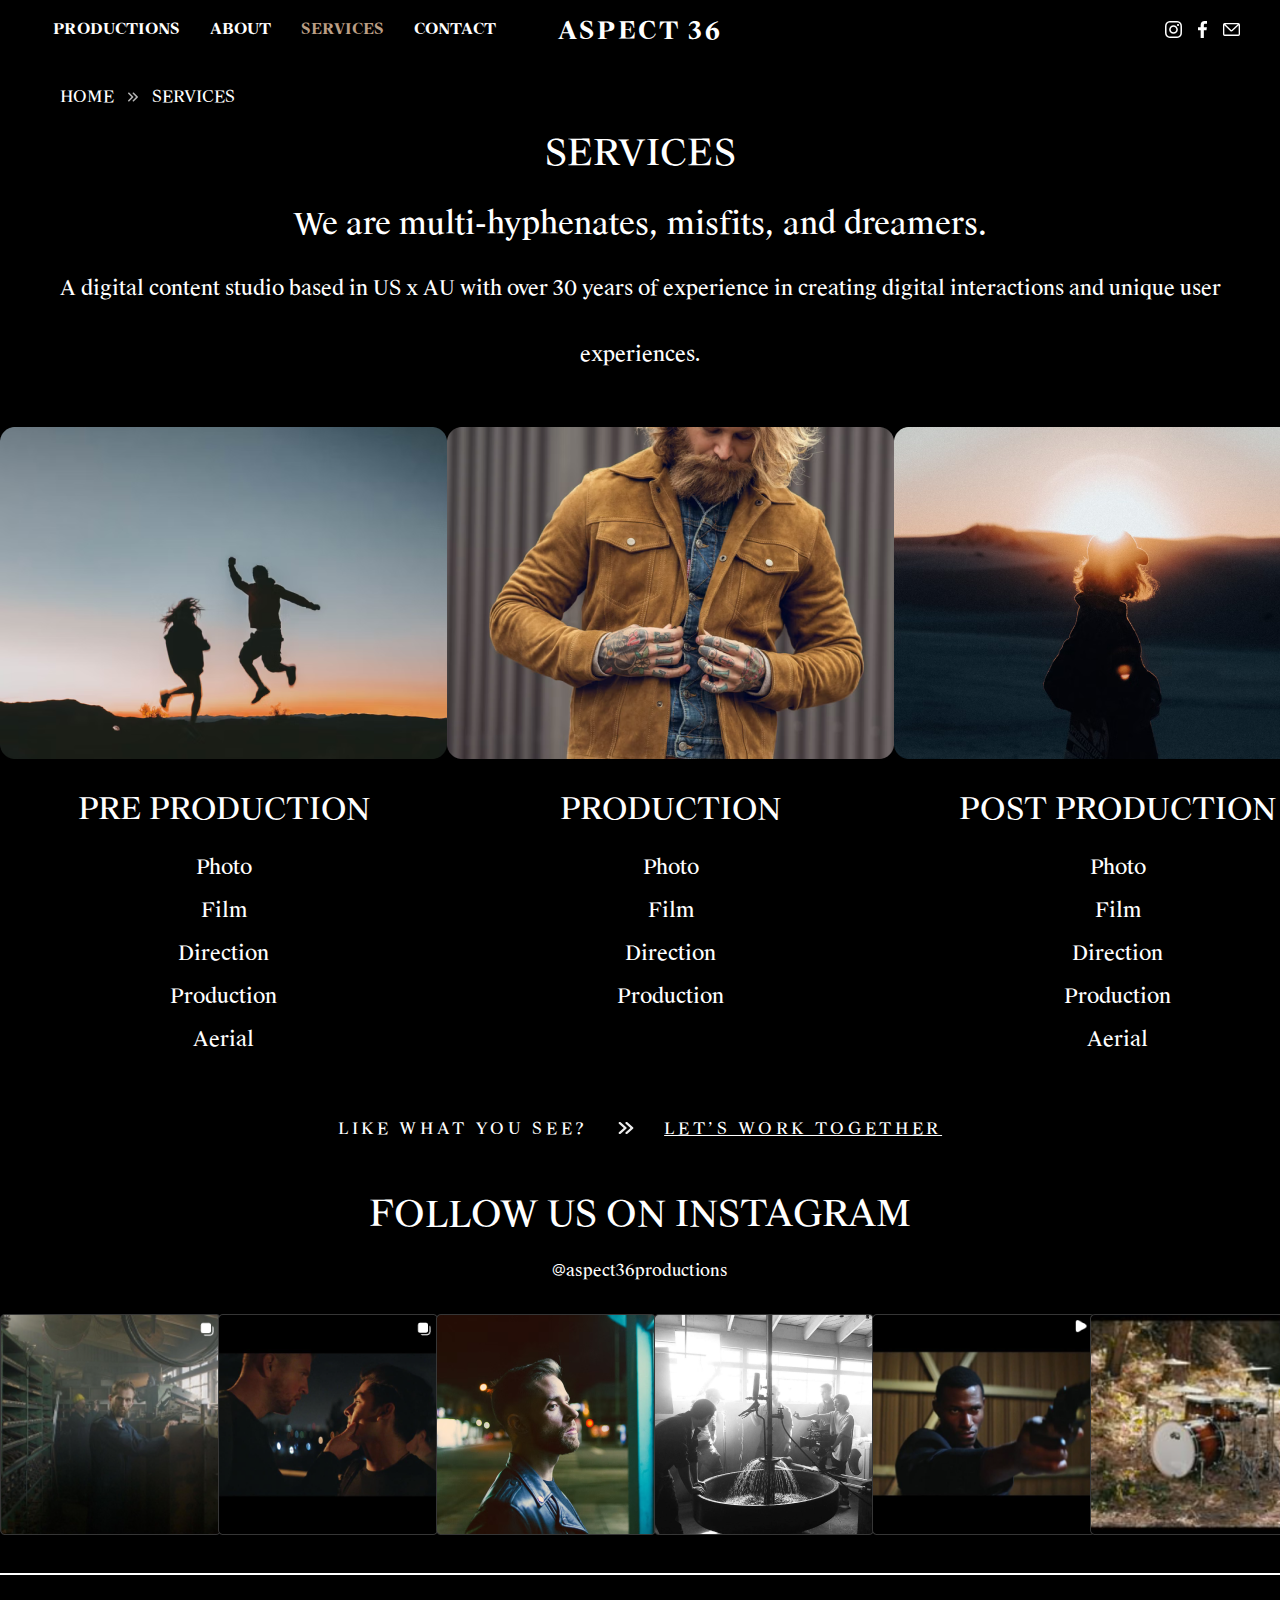
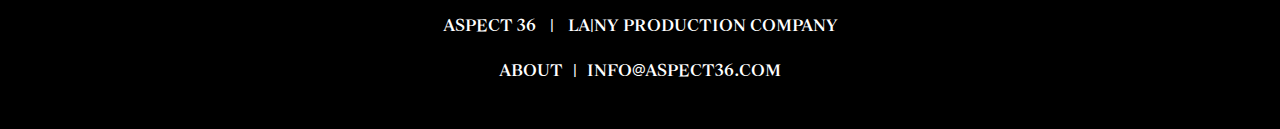
<file: services.html>
<!DOCTYPE html>
<html lang="en">
  <head>
    <meta charset="UTF-8" />
    <title>ASPECT 36 | Services</title>
    <link rel="stylesheet" href="css/components/common.css" />
    <link rel="stylesheet" href="css/components/header.css" />
    <link rel="stylesheet" href="css/components/footer.css" />
    <link rel="stylesheet" href="css/services.css" />
  </head>
  <body>
    <header class="header">
      <div class="nav">
        <ul>
          <li>
            <a href="index.html">Productions</a>
          </li>
          <li>
            <a href="about.html">About</a>
          </li>
          <li>
            <a href="services.html" class="active">Services</a>
          </li>
          <li>
            <a href="contact.html">Contact</a>
          </li>
        </ul>
      </div>
      <a href="#" class="logo">Aspect 36</a>
      <div class="icon">
        <a href="#">
          <svg
            width="17"
            height="17"
            viewBox="0 0 17 17"
            fill="none"
            xmlns="http://www.w3.org/2000/svg"
          >
            <path
              d="M5.66735 8.5C5.66735 6.93526 6.93554 5.66644 8.50034 5.66644C10.0651 5.66644 11.334 6.93526 11.334 8.5C11.334 10.0647 10.0651 11.3336 8.50034 11.3336C6.93554 11.3336 5.66735 10.0647 5.66735 8.5ZM4.13551 8.5C4.13551 10.9106 6.08962 12.8647 8.50034 12.8647C10.9111 12.8647 12.8652 10.9106 12.8652 8.5C12.8652 6.08938 10.9111 4.13534 8.50034 4.13534C6.08962 4.13534 4.13551 6.08938 4.13551 8.5ZM12.0179 3.96232C12.0179 4.52532 12.4745 4.98259 13.0382 4.98259C13.6012 4.98259 14.0585 4.52532 14.0585 3.96232C14.0585 3.39931 13.6019 2.94273 13.0382 2.94273C12.4745 2.94273 12.0179 3.39931 12.0179 3.96232ZM5.06588 15.4188C4.23713 15.381 3.7867 15.243 3.48734 15.1263C3.09047 14.9718 2.80759 14.7878 2.50959 14.4905C2.21229 14.1932 2.02759 13.9103 1.87378 13.5135C1.75706 13.2141 1.61905 12.7637 1.58128 11.935C1.54009 11.039 1.53185 10.7699 1.53185 8.5C1.53185 6.23013 1.54077 5.96167 1.58128 5.06498C1.61905 4.23627 1.75774 3.78655 1.87378 3.48651C2.02827 3.08966 2.21229 2.80679 2.50959 2.5088C2.8069 2.21151 3.08979 2.02682 3.48734 1.87302C3.7867 1.7563 4.23713 1.6183 5.06588 1.58053C5.96191 1.53934 6.23107 1.5311 8.50034 1.5311C10.7703 1.5311 11.0388 1.54002 11.9355 1.58053C12.7642 1.6183 13.214 1.75699 13.514 1.87302C13.9109 2.02682 14.1938 2.21151 14.4918 2.5088C14.7891 2.8061 14.9731 3.08966 15.1276 3.48651C15.2443 3.78586 15.3823 4.23627 15.4201 5.06498C15.4613 5.96167 15.4695 6.23013 15.4695 8.5C15.4695 10.7692 15.4613 11.0383 15.4201 11.935C15.3823 12.7637 15.2436 13.2141 15.1276 13.5135C14.9731 13.9103 14.7891 14.1932 14.4918 14.4905C14.1945 14.7878 13.9109 14.9718 13.514 15.1263C13.2147 15.243 12.7642 15.381 11.9355 15.4188C11.0395 15.46 10.7703 15.4682 8.50034 15.4682C6.23107 15.4682 5.96191 15.46 5.06588 15.4188ZM4.99584 0.0514943C4.09088 0.0926898 3.47292 0.236187 2.93255 0.446284C2.37364 0.663247 1.89987 0.954362 1.42679 1.42674C0.9544 1.89911 0.663274 2.37286 0.446302 2.93243C0.236197 3.47278 0.0926936 4.09071 0.0514964 4.99564C0.00961267 5.90194 0 6.19168 0 8.5C0 10.8083 0.00961267 11.0981 0.0514964 12.0044C0.0926936 12.9093 0.236197 13.5272 0.446302 14.0676C0.663274 14.6265 0.953714 15.1009 1.42679 15.5733C1.89919 16.0456 2.37296 16.3361 2.93255 16.5537C3.47361 16.7638 4.09088 16.9073 4.99584 16.9485C5.90286 16.9897 6.19193 17 8.50034 17C10.8094 17 11.0985 16.9904 12.0048 16.9485C12.9098 16.9073 13.5278 16.7638 14.0681 16.5537C14.627 16.3361 15.1008 16.0456 15.5739 15.5733C16.0463 15.1009 16.3367 14.6265 16.5544 14.0676C16.7645 13.5272 16.9087 12.9093 16.9492 12.0044C16.9904 11.0974 17 10.8083 17 8.5C17 6.19168 16.9904 5.90194 16.9492 4.99564C16.908 4.09071 16.7645 3.47278 16.5544 2.93243C16.3367 2.37355 16.0463 1.8998 15.5739 1.42674C15.1015 0.954362 14.627 0.663247 14.0688 0.446284C13.5278 0.236187 12.9098 0.0920032 12.0055 0.0514943C11.0992 0.0102989 10.8094 0 8.50103 0C6.19193 0 5.90286 0.00961228 4.99584 0.0514943Z"
              fill="white"
            />
          </svg>
        </a>
        <a href="#">
          <svg
            width="9"
            height="17"
            viewBox="0 0 9 17"
            fill="none"
            xmlns="http://www.w3.org/2000/svg"
          >
            <path
              d="M7.37151 2.82202H9V0.119025C8.21153 0.0385704 7.41929 -0.00115114 6.62656 2.53845e-05C4.27045 2.53845e-05 2.65929 1.41102 2.65929 3.99502V6.22202H0V9.24801H2.65929V17H5.84697V9.24801H8.49759L8.89605 6.22202H5.84697V4.29252C5.84697 3.40002 6.08951 2.82202 7.37151 2.82202Z"
              fill="white"
            />
          </svg>
        </a>
        <a href="#">
          <svg
            width="17"
            height="13"
            viewBox="0 0 17 13"
            fill="none"
            xmlns="http://www.w3.org/2000/svg"
          >
            <path
              d="M15.34 0.0166667L8.49667 0.0333333L1.65333 0H1.65C0.73 0 0 0.863334 0 1.94333V10.99C0 12.07 0.73 12.9333 1.65 12.9333H15.35C16.27 12.9333 17 12.07 17 10.99V1.94333C17 0.863334 16.2767 0.0166667 15.34 0.0166667ZM14.8033 1.35L8.69 6.94L8.66667 6.96L8.64667 6.98333C8.57333 7.06333 8.48667 7.07333 8.44 7.07333C8.39333 7.07333 8.30667 7.06 8.23667 6.97667L8.21667 6.95333L2.37333 1.32333L8.49667 1.36333L14.8033 1.35ZM15.35 11.6H1.65C1.53333 11.6 1.33333 11.38 1.33333 10.99V2.15667L7.25333 7.87667C7.55333 8.21 7.97667 8.40333 8.42667 8.41H8.44667C8.89 8.41 9.30333 8.22667 9.60667 7.90667L15.6733 2.35333V10.99C15.6667 11.38 15.4667 11.6 15.35 11.6Z"
              fill="white"
            />
          </svg>
        </a>
      </div>
    </header>
    <div class="services">
      <div class="services_direction">home <svg width="10" height="10" viewBox="0 0 10 10" fill="none" xmlns="http://www.w3.org/2000/svg">
        <path d="M5.94844 9.27125C5.63543 9.57625 5.12793 9.57625 4.81491 9.27125C4.5019 8.96626 4.5019 8.47176 4.81491 8.16676L8.06494 5L4.81491 1.83324C4.5019 1.52824 4.5019 1.03374 4.81491 0.728747C5.12793 0.423751 5.63543 0.423751 5.94844 0.728747L9.76524 4.44775C10.0783 4.75275 10.0783 5.24725 9.76524 5.55224L5.94844 9.27125ZM1.36829 9.27125C1.05528 9.57625 0.547777 9.57625 0.234762 9.27125C-0.0782539 8.96626 -0.078254 8.47176 0.234762 8.16676L3.48479 5L0.234761 1.83324C-0.0782543 1.52824 -0.0782543 1.03374 0.234761 0.728747C0.547777 0.423751 1.05528 0.423751 1.36829 0.728747L5.18509 4.44776C5.4981 4.75275 5.4981 5.24725 5.18509 5.55224L1.36829 9.27125Z" fill="#B4B4B4"/>
        </svg>
        services
       </div>
       <div class="services_header">
        <div class="services_header-title">services</div>
          <div class="services_header-text"><p>We are multi-hyphenates, misfits, and dreamers.</p>
            <p>A digital content studio based in US x AU with over 30 years of experience in creating digital interactions and unique user experiences.</p>
          </div>
        </div>
        <div class="services_container">
          <div class="services_item">
            <div class="services_item-image"><img src="images/services/Rectangle 1.png" alt="#"></div>
            <div class="services_title">PRE PRODUCTION</div>
            <div class="services_text">
              <ul>
                <li>Photo</li>
                <li>Film</li>
                <li>Direction</li>
                <li>Production</li>
                <li>Aerial</li>
              </ul>
            </div>
          </div>
          <div class="services_item">
            <div class="services_item-image"><img src="images/services/Rectangle 2.png" alt="#"></div>
            <div class="services_title">PRODUCTION</div>
            <div class="services_text">
              <ul>
                <li>Photo</li>
                <li>Film</li>
                <li>Direction</li>
                <li>Production</li>
              </ul>
            </div>
          </div>
          <div class="services_item">
            <div class="services_item-image"><img src="images/services/Rectangle 3.png" alt="#"></div>
            <div class="services_title">Post PRODUCTION</div>
            <div class="services_text">
              <ul>
                <li>Photo</li>
                <li>Film</li>
                <li>Direction</li>
                <li>Production</li>
                <li>Aerial</li>
              </ul>
            </div>
          </div>
        </div>
        <div class="main_footer">
          <div class="main_footer-text">Like what you see?<svg width="16" height="13" viewBox="0 0 16 13" fill="none" xmlns="http://www.w3.org/2000/svg">
            <path d="M9.39152 12.6925C8.93021 13.1025 8.18229 13.1025 7.72098 12.6925C7.25967 12.2824 7.25967 11.6176 7.72098 11.2075L12.5107 6.95L7.72098 2.69246C7.25967 2.28241 7.25967 1.61759 7.72098 1.20754C8.18229 0.797487 8.93021 0.797487 9.39152 1.20754L15.0165 6.20754C15.4778 6.61759 15.4778 7.28241 15.0165 7.69246L9.39152 12.6925ZM2.64152 12.6925C2.18021 13.1025 1.43229 13.1025 0.97098 12.6925C0.509673 12.2824 0.509673 11.6176 0.97098 11.2075L5.76071 6.95L0.97098 2.69246C0.509673 2.28241 0.509673 1.61759 0.97098 1.20754C1.43229 0.797487 2.18021 0.797487 2.64152 1.20754L8.26652 6.20754C8.72783 6.61759 8.72783 7.28241 8.26652 7.69246L2.64152 12.6925Z" fill="#EDEDED"/>
            </svg><i>Let’s work together</i> 
            </div>
          <div class="main_footer-title">FOLLOW US ON INSTAGRAM</div>
            <div class="main_footer-email">
              @aspect36productions
            </div>
        </div>
        <div class="main_footer_image">
          <div class="main_footer_img">
            <img src="images/footerpage/Rectangle 3.png">
          </div>  
          <div class="main_footer_img">
            <img src="images/footerpage/Rectangle 7.png">
          </div>  
          <div class="main_footer_img">
            <img src="images/footerpage/Rectangle 8.png">
          </div>  
          <div class="main_footer_img">
            <img src="images/footerpage/Rectangle 4.png">
          </div>  
          <div class="main_footer_img">
            <img src="images/footerpage/Rectangle 5.png">
          </div>  
          <div class="main_footer_img">
            <img src="images/footerpage/Rectangle 6.png">
          </div>  
        </div>
    </div>
   <footer class="footer">
     <div class="footer_block">
      <div class="footer_text">
         <a href="#" class="footer_logo"><p>Aspect 36 </a><span>|<a href="#" class="footer_logo"></span> LA|NY PRODUCTION COMPANY</p></a>
         <a href="#" class="footer_logo"><p>About</a><span>|<a href="#" class="footer_logo"></span>info@aspect36.com</p></a>
      </div>
     </div>
   </footer>
    <script src="js/index.js"></script>
  </body>
</html>
</file>
<file: css/components/header.css>
.header {
  background-color: black;
  display: flex;
  justify-content: space-between;
  width: 100%;
  padding: 20px 40px;
  position: sticky;
  top: 0;
  z-index: 1;
}

.nav li {
  font-weight: 700;
  font-size: 15px;
  line-height: 19px;
  text-transform: uppercase;
  align-items: center;
  list-style: none;
  text-decoration: none;
  display: inline-block;
}

.nav a {
  padding: 0 13px;
  color: #ffffff;
  text-decoration: none;
}

.logo {
  position: absolute;
  font-weight: 700;
  font-size: 24px;
  line-height: 31px;
  letter-spacing: 0.11em;
  text-transform: uppercase;
  color: #ffffff;
  text-decoration: none;

  left: 50%;
  top: 50%;
  transform: translateX(-50%) translateY(-50%);
}

.icon {
  display: flex;
}
.icon a {
  margin-left: 16px;

  display: flex;
  align-items: center;
}

.nav li a:hover {
  opacity: 0.5;
}
.logo:hover {
  opacity: 0.5;
}
.icon :hover {
  opacity: 0.5;
}
</file>
<file: css/components/footer.css>
.footer {
  width: 100%;
  background-color: black;
  padding: 40px 0 45px;
  border-top: 2px solid #fff;
  text-align: center;
}

.footer_block {
  width: 450px;
  height: 69px;
  margin-left: auto;
  margin-right: auto;
}
.footer_text {
  color: white;
  font-weight: 500;
  font-size: 16px;
  line-height: 21px;
  text-align: center;
  text-transform: uppercase;
}
.footer_text span {
  padding: 0 10px;
}
.footer_text p {
  margin-bottom: 24px;
}
.footer_logo {
  text-decoration: none;
  color: white;
}
.footer_logo:hover {
  opacity: 0.5;
}
</file>
<file: css/homepage.css>
.main_header {
  margin: 0 auto;
  text-align: center;
}

.main_header-text {
  color: #ededed;
  margin: 30px;
  font-size: 14px;
  line-height: 18px;
  text-transform: uppercase;
}
.main_header-text svg {
  padding-right: 30px;
}
.main_header-title {
  margin: 30px 0 70px 0;
  font-size: 36px;
  line-height: 47px;
  text-transform: uppercase;

  color: #ffffff;
}
.active:first-child {
  color: #bb9e84;
}

/* -------- */
.main_container_cadrs {
  display: flex;
  flex-wrap: wrap;
  width: 100%;
  justify-content: center;
  margin-bottom: 50px;
}
.main_container_item {
  text-align: center;
  margin: 0 15px;
}

.main_container_text {
  font-weight: 500;
  font-size: 18px;
  line-height: 23px;
  text-transform: uppercase;
  color: #ededed;
  margin: 15px 0 30px 0;
}
/* ---- */

.main_footer {
  margin: 0 auto;
  text-align: center;
  color: #ffffff;
}
.main_footer-text {
  margin: 0 0 54px 0;
  letter-spacing: 0.23em;
  text-transform: uppercase;
}
.main_footer-text svg {
  margin: 0 30px;
}
.main_footer-title {
  font-size: 36px;
  line-height: 47px;
  text-transform: uppercase;
  margin-bottom: 20px;
}
.main_footer-email {
  font-size: 16px;
  line-height: 158.02%;
  margin-bottom: 30px;
}

/* ------ */

.main_footer_image {
  display: flex;
  justify-content: space-around;
}
.main_footer_img {
  height: 219px;
  width: 218px;
  margin: 0 0 40px 0;
}
</file>
<file: css/about.css>
.about {
  color: white;
}
/* about_direction (SVG) */

.about_direction {
  padding: 30px 60px;
  text-transform: uppercase;
}
.about_direction svg {
  margin: 0 10px;
}
.active:first-child {
  color: #bb9e84;
}
/* about_container */

.about_container {
  display: flex;
  padding: 30px 60px 60px 60px;
}
.about_item {
}
.about_item_image {
  margin: 0 0 26px 0;
}
.about_name {
  font-size: 24px;
  text-align: center;
  text-transform: uppercase;
  margin: 0 0 10px 0;
}
.about_text {
  font-size: 18px;
  text-align: center;
  text-transform: uppercase;
}
.about_body {
  padding: 0 0 0 63px;
}
.about_body_title {
  font-size: 36px;
  line-height: 47px;
  text-transform: uppercase;
  margin: 0 0 25px 0;
}
.about_body-text {
  font-size: 20px;
  line-height: 206.02%;
}
.about_body-text p {
  margin: 0 0 50px 0;
}

/* ------ */

.main_footer {
  text-align: center;
  color: #ffffff;
  margin: 0 0 65px 0;
}
.main_footer-text {
  margin: 0 0 54px 0;
  letter-spacing: 0.23em;
  text-transform: uppercase;
}

.main_footer-title {
  font-size: 36px;
  line-height: 47px;
  text-transform: uppercase;
  margin: 65px 0 12px 0;
}
.main_footer-email {
  font-size: 16px;
  line-height: 158.02%;
  margin-bottom: 30px;
}

/* ------ */

.main_footer_image {
  display: flex;
  justify-content: space-around;
}
.main_footer_img {
  height: 219px;
  width: 218px;
  margin: 0 0 40px 0;
}
</file>
<file: css/services.css>
.services {
  color: white;
}
/* services_direction (SVG) */

.services_direction {
  padding: 30px 60px;
  text-transform: uppercase;
}
.services_direction svg {
  margin: 0 10px;
}

.active:first-child {
  color: #bb9e84;
}

.services_header {
  text-align: center;
  margin: 0 0 40px 0;
}
.services_header-title {
  font-size: 36px;
  text-transform: uppercase;
  margin: 0 0 20px 0;
}
.services_header-text {
  font-size: 30px;
  line-height: 218.52%;
}
.services_header-text p:last-child {
  font-size: 20px;
}
.services_container {
  display: flex;
  margin: 0 0 60px 0;
}
.services_item {
  flex: 0 0 33.333%;
  text-align: center;
}
.services_item-image {
  margin: 0 0 30px 0;
}
.services_title {
  margin: 0 0 20px 0;
  font-size: 30px;
  line-height: 34px;
  text-transform: uppercase;
}
.services_text {
  font-size: 20px;
  line-height: 215.02%;
}
.main_footer {
  margin: 0 auto;
  text-align: center;
  color: #ffffff;
}
.main_footer-text {
  margin: 0 0 54px 0;
  letter-spacing: 0.23em;
  text-transform: uppercase;
}
.main_footer-text svg {
  margin: 0 30px;
}
.main_footer-text i {
  text-decoration: underline;
}
.main_footer-title {
  font-size: 36px;
  line-height: 47px;
  text-transform: uppercase;
  margin-bottom: 20px;
}
.main_footer-email {
  font-size: 16px;
  line-height: 158.02%;
  margin-bottom: 30px;
}

/* ------ */

.main_footer_image {
  display: flex;
  justify-content: space-around;
}
.main_footer_img {
  height: 219px;
  width: 218px;
  margin: 0 0 40px 0;
}
</file>
<file: css/form.css>
/* contact_direction (SVG) */

.contact_direction {
  color: white;

  padding: 30px 60px;
  text-transform: uppercase;
}
.contact_direction svg {
  margin: 0 10px;
}
.active:first-child {
  color: #bb9e84;
}
.contact_header {
  text-align: center;
  margin: 0 0 34px 0;
  color: white;
}

.contact_header-title {
  font-size: 36px;
  text-transform: uppercase;
  margin: 0 0 40px 0;
}
.contact_header-text {
  font-size: 20px;
  line-height: 205.02%;
}

.contact_container {
  display: flex;
  flex-direction: column;
  color: white;
  align-items: center;
  margin: 0 0 40px 0;
}
.contact-form {
  margin: 0 0 30px 0;
}
.input {
  color: white;
  font-size: 18px;
  text-transform: uppercase;
  width: 1000px;
  height: 53px;
  background-color: black;
  border: 1px solid white;
}
.input-msg {
  width: 1000px;
  height: 105px;
  color: white;
  font-size: 18px;
  text-transform: uppercase;
  background-color: black;
  border: 1px solid white;
  margin: 0 0 20px 0;
}

.contact-form-text {
  font-size: 16px;
  margin: 0 0 10px 0;
}

.contact-button {
  border: 2px solid white;
  padding: 15px 30px;
  text-transform: uppercase;
  text-decoration: none;
  color: white;
}

.main_footer {
  text-align: center;
  color: #ffffff;
  margin: 0 0 65px 0;
}
.main_footer-text {
  margin: 0 0 54px 0;
  letter-spacing: 0.23em;
  text-transform: uppercase;
}

.main_footer-title {
  font-size: 36px;
  line-height: 47px;
  text-transform: uppercase;
  margin: 65px 0 12px 0;
}
.main_footer-email {
  font-size: 16px;
  line-height: 158.02%;
  margin-bottom: 30px;
}

/* ------ */

.main_footer_image {
  display: flex;
  justify-content: space-around;
}
.main_footer_img {
  height: 219px;
  width: 218px;
  margin: 0 0 40px 0;
}
</file>
<file: css/components/common.css>
/* reset.css */

html, body, div, span, applet, object, iframe,
h1, h2, h3, h4, h5, h6, p, blockquote, pre,
a, abbr, acronym, address, big, cite, code,
del, dfn, em, img, ins, kbd, q, s, samp,
small, strike, strong, sub, sup, tt, var,
b, u, i, center,
dl, dt, dd, ol, ul, li,
fieldset, form, label, legend,
table, caption, tbody, tfoot, thead, tr, th, td,
article, aside, canvas, details, embed,
figure, figcaption, footer, header, hgroup,
menu, nav, output, ruby, section, summary,
time, mark, audio, video {
    margin: 0;
    padding: 0;
    border: 0;
    font-size: 100%;
    font: inherit;
    vertical-align: baseline;
}
/* HTML5 display-role reset for older browsers */
article, aside, details, figcaption, figure,
footer, header, hgroup, menu, nav, section {
    display: block;
}
body {
    line-height: 1;
}
ol, ul {
    list-style: none;
}
blockquote, q {
    quotes: none;
}
blockquote:before, blockquote:after,
q:before, q:after {
    content: '';
    content: none;
}
table {
    border-collapse: collapse;
    border-spacing: 0;
}
@font-face {
    font-family: 'Suisse Works';
    src: url('../../fonts/SuisseWorks-Book.woff') format('woff');
    font-weight: 400;
    font-style: normal;
    font-display: swap;
}
@font-face {
    font-family: 'Suisse Works';
    src: url('../../fonts/SuisseWorks-Bold.woff') format('woff');
    font-weight: 700;
    font-style: normal;
    font-display: swap;
}
@font-face {
    font-family: 'Suisse Works';
    src: url('../../fonts/SuisseWorks-Medium.woff') format('woff');
    font-weight: 500;
    font-style: normal;
    font-display: swap;
}
html, * {
    font-family: 'Suisse Works', 'Times New Roman', Arial, serif;
    font-size: 16px;
    font-weight: 400;
}
html {
    background: #000;
}
* {
    box-sizing: border-box;
}
</file>
